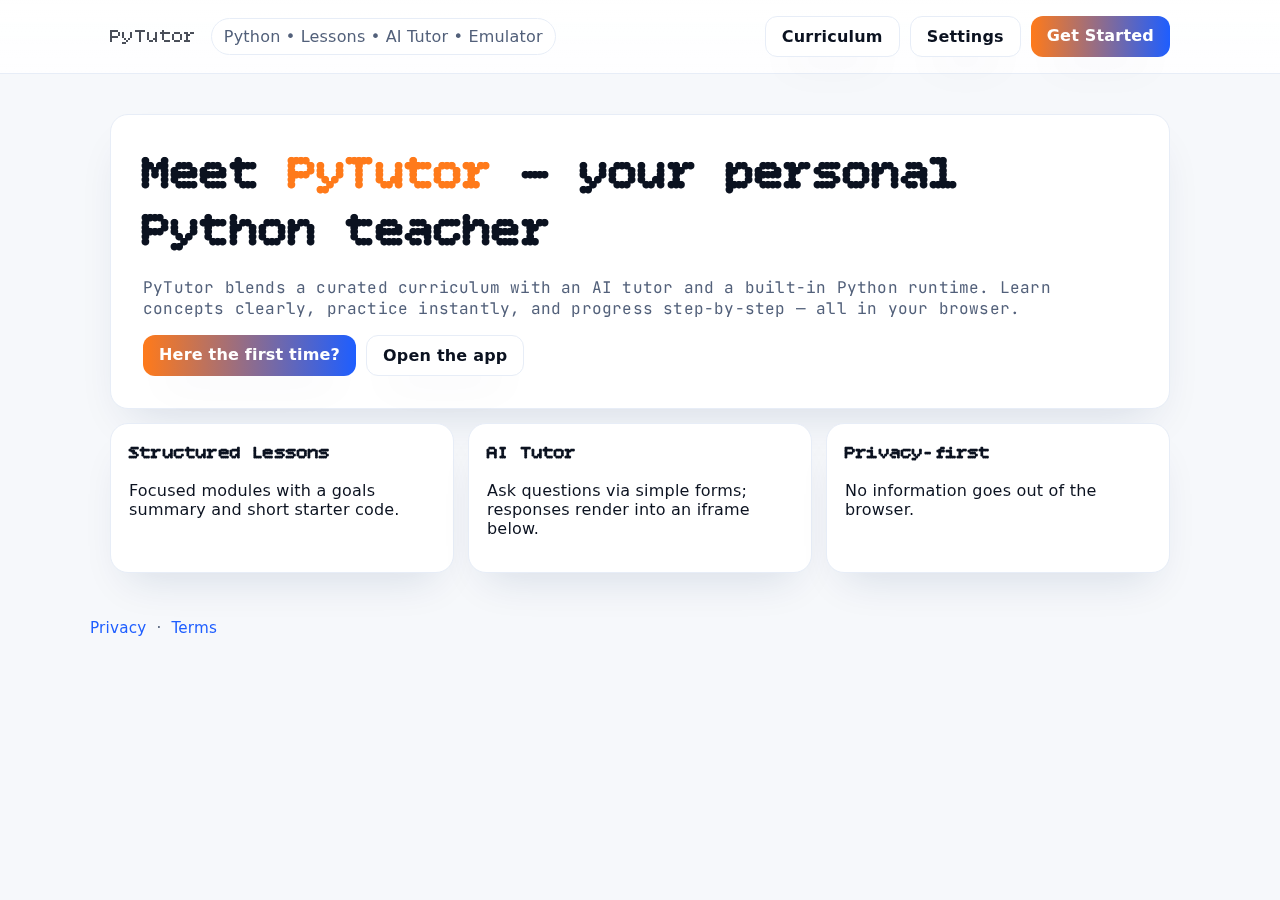
<file: index.html>
<!DOCTYPE html><html lang="en"><head>
<meta charset="utf-8"><meta name="viewport" content="width=device-width,initial-scale=1">
<title>PyTutor · Learn Python with AI</title>
<link rel="stylesheet" href="/assets/css/styles.css">
<meta name="description" content="PyTutor — AI-powered Python lessons.">
</head><body>
<header class="header">
  <div class="wrap row">
    <a class="brand" href="/"><span class="title">PyTutor</span></a>
    <span class="pill">Python • Lessons • AI Tutor • Emulator </span>
    <div style="margin-left:auto" class="inline">
      <a class="btn ghost" href="/curriculum">Curriculum</a>
      <a class="btn ghost" href="/settings">Settings</a>
      <a class="btn" href="/onboarding">Get Started</a>
    </div>
  </div>
</header>

<main class="hero">
  <div class="card pad-lg">
    <h1>Meet <span style="color:var(--brand)">PyTutor</span> — your personal Python teacher</h1>
    <p class="mono" style="color:var(--muted)">PyTutor blends a curated curriculum with an AI tutor and a built‑in Python runtime. Learn concepts clearly, practice instantly, and progress step‑by‑step — all in your browser.</p>
    <div class="inline" style="margin-top:12px">
      <a class="btn" href="/onboarding">Here the first time?</a>
      <a class="btn ghost" href="/app">Open the app</a>
    </div>
  </div>

  <div class="grid-3" style="margin-top:14px">
    <div class="card"><h3>Structured Lessons</h3><p>Focused modules with a goals summary and short starter code.</p></div>
    <div class="card"><h3>AI Tutor</h3><p>Ask questions via simple forms; responses render into an iframe below.</p></div>
    <div class="card"><h3>Privacy-first</h3><p>No information goes out of the browser.</p></div>
  </div>
</main>

<footer class="wrap footer">
  <div class="inline"><a href="/privacy">Privacy</a><span>·</span><a href="/terms">Terms</a></div>
</footer>
</body></html>
</file>
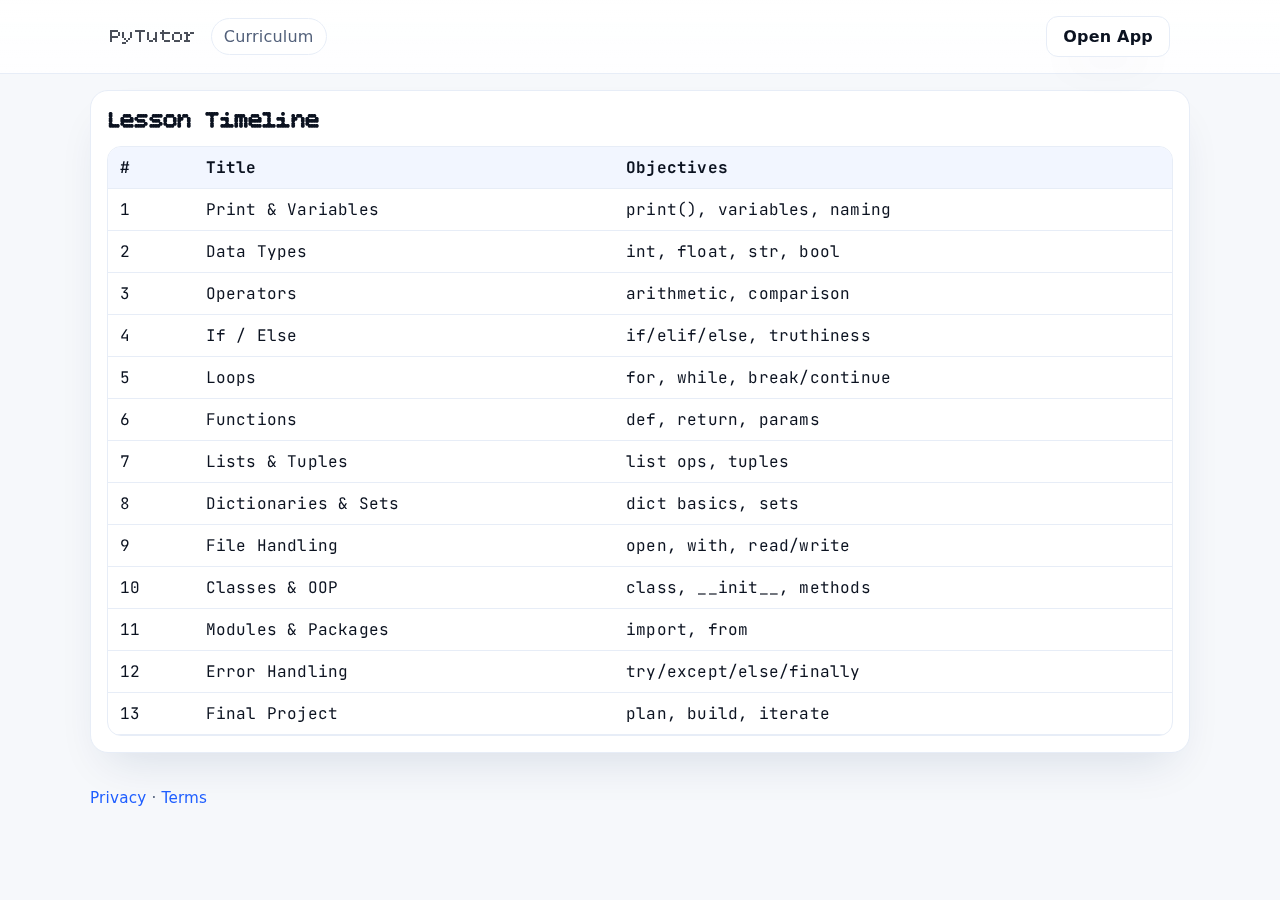
<file: pages/curriculum.html>
<!DOCTYPE html><html lang="en"><head>
<meta charset="utf-8"><meta name="viewport" content="width=device-width,initial-scale=1">
<title>Curriculum · PyTutor</title>
<link rel="stylesheet" href="/assets/css/styles.css">
<link rel="preconnect" href="https://fonts.googleapis.com"><link rel="preconnect" href="https://fonts.gstatic.com" crossorigin>
<link href="https://fonts.googleapis.com/css2?family=Bitcount+Grid+Single:wght@400;700&family=JetBrains+Mono:wght@400;600;700&display=swap" rel="stylesheet">
</head><body>
<header class="header"><div class="wrap row">
  <a class="brand" href="/"><span class="title">PyTutor</span></a>
  <span class="pill">Curriculum</span>
  <div style="margin-left:auto" class="inline">
    <a class="btn ghost" href="/app">Open App</a>
  </div>
</div></header>

<main class="wrap panel section" style="margin-top:16px">
  <h2>Lesson Timeline</h2>
  <table class="table mono">
    <thead><tr><th>#</th><th>Title</th><th>Objectives</th></tr></thead>
    <tbody>
      <tr><td>1</td><td>Print & Variables</td><td>print(), variables, naming</td></tr>
      <tr><td>2</td><td>Data Types</td><td>int, float, str, bool</td></tr>
      <tr><td>3</td><td>Operators</td><td>arithmetic, comparison</td></tr>
      <tr><td>4</td><td>If / Else</td><td>if/elif/else, truthiness</td></tr>
      <tr><td>5</td><td>Loops</td><td>for, while, break/continue</td></tr>
      <tr><td>6</td><td>Functions</td><td>def, return, params</td></tr>
      <tr><td>7</td><td>Lists & Tuples</td><td>list ops, tuples</td></tr>
      <tr><td>8</td><td>Dictionaries & Sets</td><td>dict basics, sets</td></tr>
      <tr><td>9</td><td>File Handling</td><td>open, with, read/write</td></tr>
      <tr><td>10</td><td>Classes & OOP</td><td>class, __init__, methods</td></tr>
      <tr><td>11</td><td>Modules & Packages</td><td>import, from</td></tr>
      <tr><td>12</td><td>Error Handling</td><td>try/except/else/finally</td></tr>
      <tr><td>13</td><td>Final Project</td><td>plan, build, iterate</td></tr>
    </tbody>
  </table>
</main>

<footer class="wrap footer"><a href="/privacy">Privacy</a> · <a href="/terms">Terms</a></footer>
</body></html>
</file>
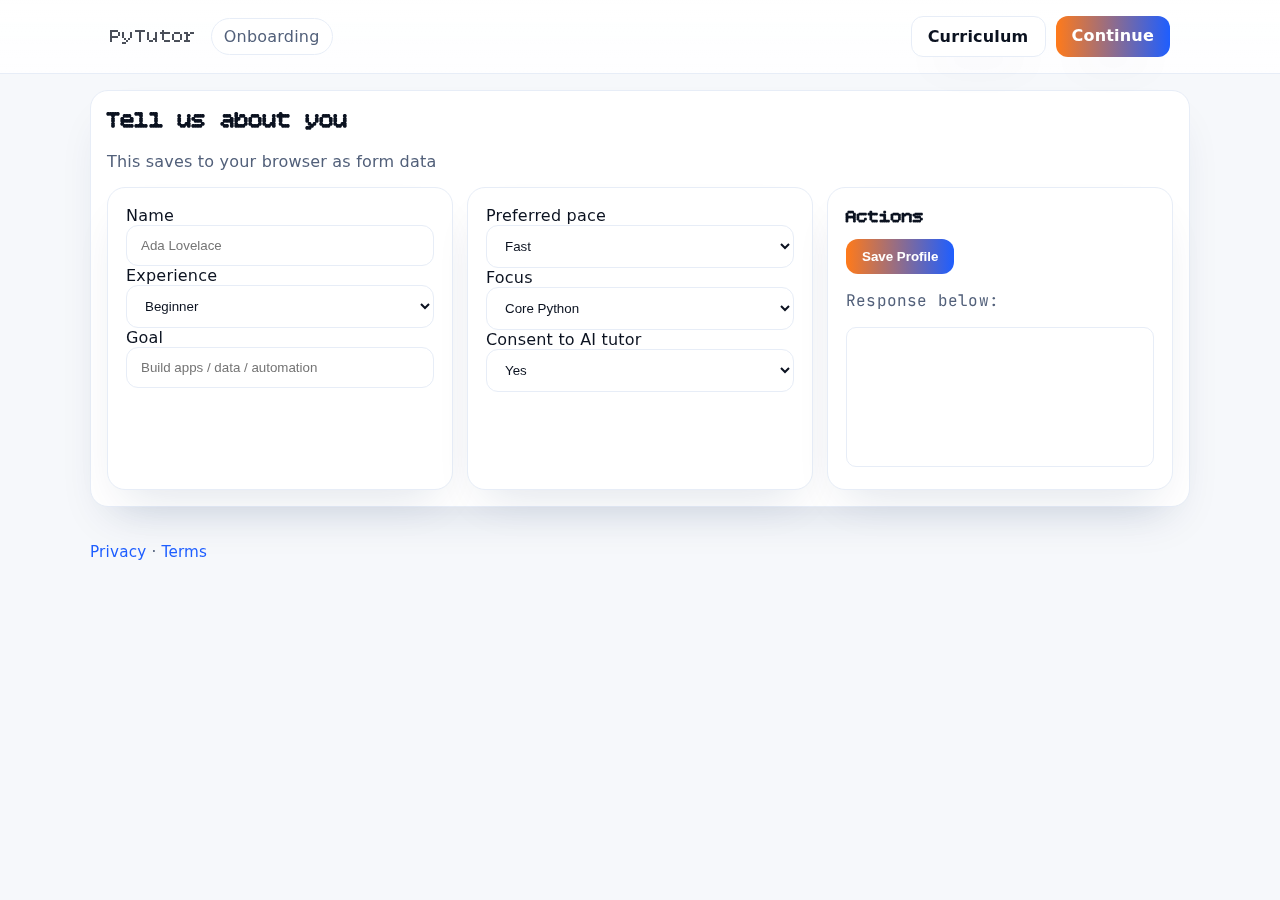
<file: pages/onboarding.html>
<!DOCTYPE html><html lang="en"><head>
<meta charset="utf-8"><meta name="viewport" content="width=device-width,initial-scale=1">
<title>Onboarding · PyTutor</title>
<link rel="stylesheet" href="/assets/css/styles.css">
</head><body>
<header class="header"><div class="wrap row">
  <a class="brand" href="/"><span class="title">PyTutor</span></a>
  <span class="pill">Onboarding</span>
  <div style="margin-left:auto" class="inline">
    <a class="btn ghost" href="/curriculum">Curriculum</a>
    <a class="btn" href="/app">Continue</a>
  </div>
</div></header>

<main class="wrap panel section" style="margin-top:16px">
  <h2>Tell us about you</h2>
  <p style="color:var(--muted)">This saves to your browser as form data</p>
  <form class="form" action="/.netlify/functions/proxy?action=save-profile" method="post" target="saveFrame">
    <div class="grid-3">
      <div class="card">
        <label>Name</label>
        <input class="input" name="name" placeholder="Ada Lovelace">
        <label>Experience</label>
        <select class="input" name="level">
          <option>Beginner</option><option>Intermediate</option><option>Advanced</option>
        </select>
        <label>Goal</label>
        <input class="input" name="goal" placeholder="Build apps / data / automation">
      </div>
      <div class="card">
        <label>Preferred pace</label>
        <select class="input" name="pace">
          <option>Fast</option><option>Steady</option><option>Gentle</option>
        </select>
        <label>Focus</label>
        <select class="input" name="focus">
          <option>Core Python</option><option>Data</option><option>Automation</option><option>OOP</option>
        </select>
        <label>Consent to AI tutor</label>
        <select class="input" name="consent"><option>Yes</option><option>No</option></select>
      </div>
      <div class="card">
        <h3>Actions</h3>
        <button class="btn" type="submit">Save Profile</button>
        <p class="mono" style="color:var(--muted)">Response below:</p>
        <iframe name="saveFrame" title="Save Response" style="width:100%;height:140px;border:1px solid var(--border);border-radius:10px;background:#fff"></iframe>
      </div>
    </div>
  </form>
</main>

<footer class="wrap footer"><a href="/privacy">Privacy</a> · <a href="/terms">Terms</a></footer>
</body></html>
</file>
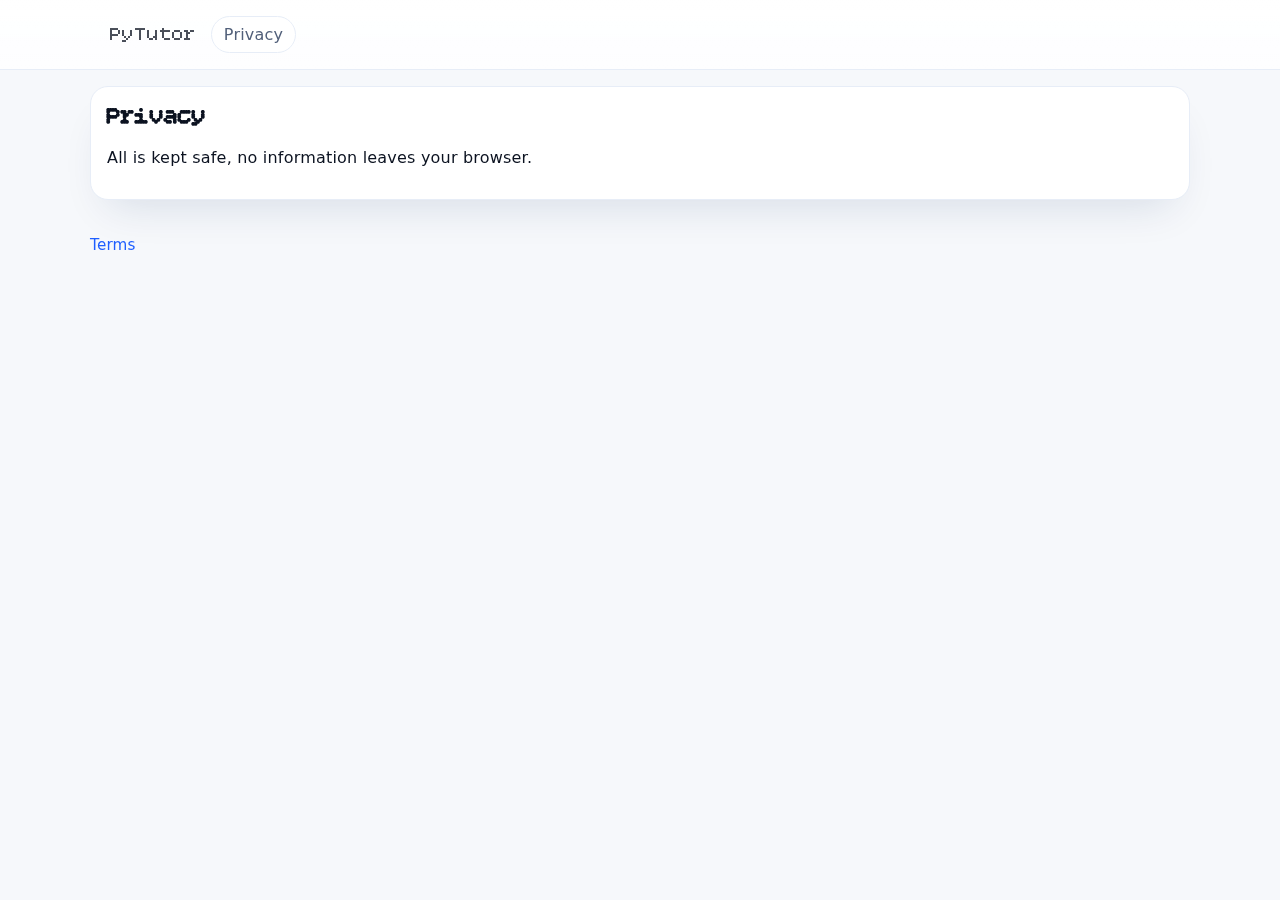
<file: pages/privacy.html>
<!DOCTYPE html><html lang="en"><head>
<meta charset="utf-8"><meta name="viewport" content="width=device-width,initial-scale=1">
<title>Privacy · PyTutor</title>
<link rel="stylesheet" href="/assets/css/styles.css">
<link rel="preconnect" href="https://fonts.googleapis.com"><link rel="preconnect" href="https://fonts.gstatic.com" crossorigin>
<link href="https://fonts.googleapis.com/css2?family=Bitcount+Grid+Single:wght@400;700&family=JetBrains+Mono:wght@400;600;700&display=swap" rel="stylesheet">
</head><body>
<header class="header"><div class="wrap row">
  <a class="brand" href="/"><span class="title">PyTutor</span></a><span class="pill">Privacy</span>
</div></header>
<main class="wrap panel section" style="margin-top:16px">
  <h2>Privacy</h2>
  <p>All is kept safe, no information leaves your browser.</p>
</main>
<footer class="wrap footer"><a href="/terms">Terms</a></footer>
</body></html>
</file>
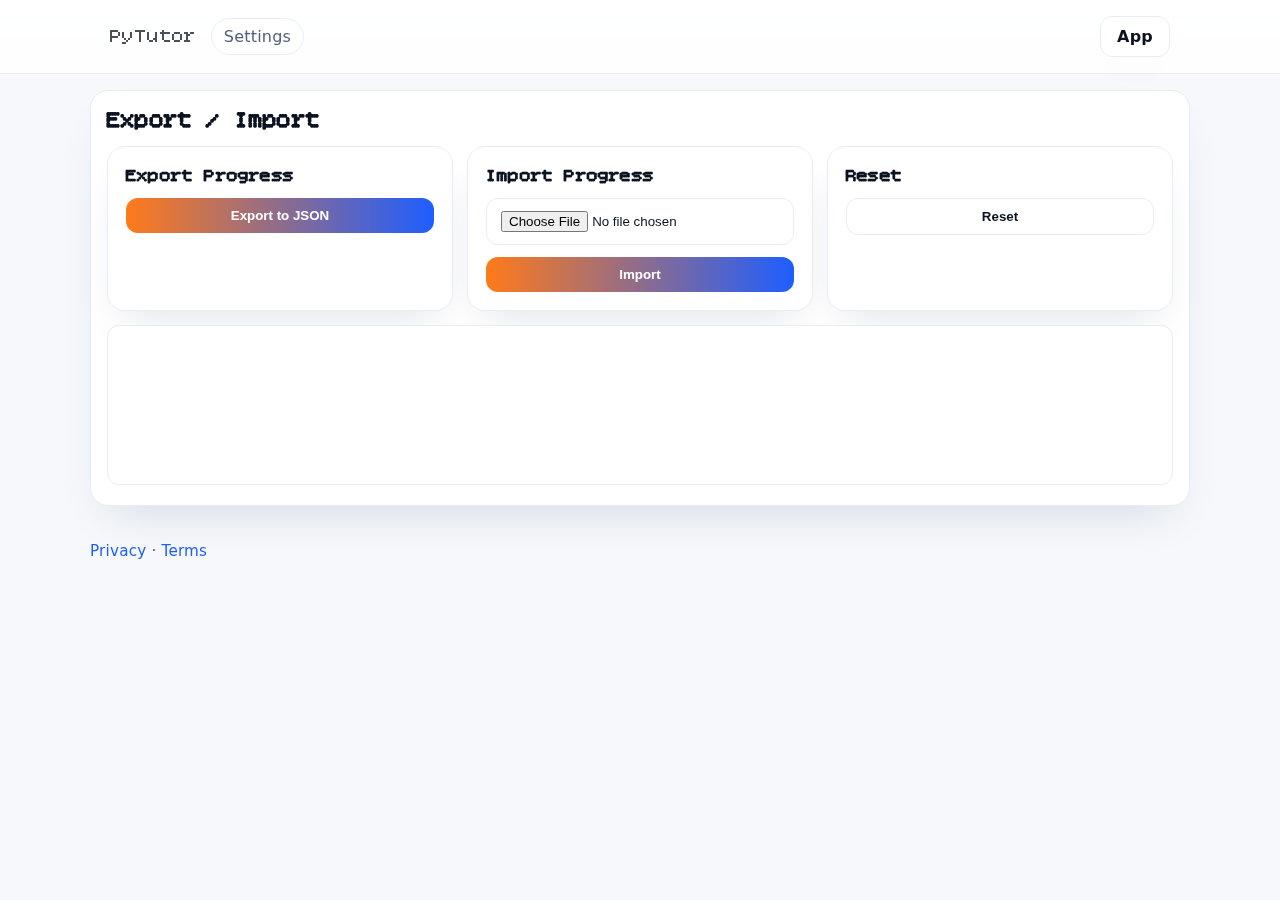
<file: pages/settings.html>
<!DOCTYPE html><html lang="en"><head>
<meta charset="utf-8"><meta name="viewport" content="width=device-width,initial-scale=1">
<title>Settings · PyTutor</title>
<link rel="stylesheet" href="/assets/css/styles.css">
<link rel="preconnect" href="https://fonts.googleapis.com"><link rel="preconnect" href="https://fonts.gstatic.com" crossorigin>
<link href="https://fonts.googleapis.com/css2?family=Bitcount+Grid+Single:wght@400;700&family=JetBrains+Mono:wght@400;600;700&display=swap" rel="stylesheet">
</head><body>
<header class="header"><div class="wrap row">
  <a class="brand" href="/"><span class="title">PyTutor</span></a>
  <span class="pill">Settings</span>
  <div style="margin-left:auto" class="inline">
    <a class="btn ghost" href="/app">App</a>
  </div>
</div></header>

<main class="wrap panel section" style="margin-top:16px">
  <h2>Export / Import</h2>
  <div class="grid-3">
    <div class="card">
      <h3>Export Progress</h3>
      <form class="form" action="/.netlify/functions/proxy?action=export-progress" method="post" target="setFrame">
        <button class="btn" type="submit">Export to JSON</button>
      </form>
    </div>
    <div class="card">
      <h3>Import Progress</h3>
      <form class="form" action="/.netlify/functions/proxy?action=import-progress" method="post" enctype="multipart/form-data" target="setFrame">
        <input class="input" type="file" name="file">
        <button class="btn" type="submit">Import</button>
      </form>
    </div>
    <div class="card">
      <h3>Reset</h3>
      <form class="form" action="/.netlify/functions/proxy?action=reset-progress" method="post" target="setFrame">
        <button class="btn ghost" type="submit">Reset</button>
      </form>
    </div>
  </div>
  <iframe name="setFrame" title="Settings" style="width:100%;height:160px;border:1px solid var(--border);border-radius:12px;background:#fff;margin-top:14px"></iframe>
</main>

<footer class="wrap footer"><a href="/privacy">Privacy</a> · <a href="/terms">Terms</a></footer>
</body></html>
</file>
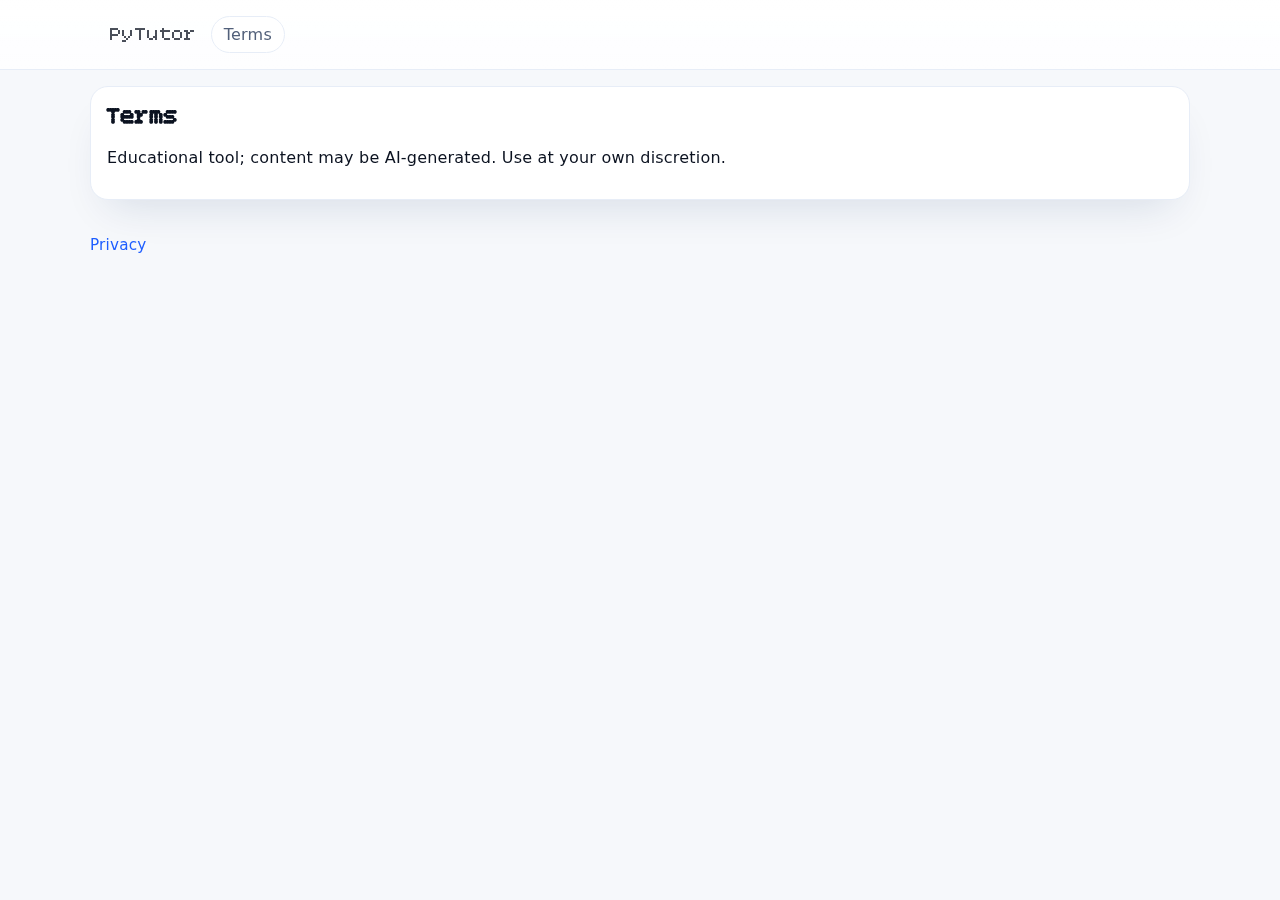
<file: pages/terms.html>
<!DOCTYPE html><html lang="en"><head>
<meta charset="utf-8"><meta name="viewport" content="width=device-width,initial-scale=1">
<title>Terms · PyTutor</title>
<link rel="stylesheet" href="/assets/css/styles.css">
<link rel="preconnect" href="https://fonts.googleapis.com"><link rel="preconnect" href="https://fonts.gstatic.com" crossorigin>
<link href="https://fonts.googleapis.com/css2?family=Bitcount+Grid+Single:wght@400;700&family=JetBrains+Mono:wght@400;600;700&display=swap" rel="stylesheet">
</head><body>
<header class="header"><div class="wrap row">
  <a class="brand" href="/"><span class="title">PyTutor</span></a><span class="pill">Terms</span>
</div></header>
<main class="wrap panel section" style="margin-top:16px">
  <h2>Terms</h2>
  <p>Educational tool; content may be AI-generated. Use at your own discretion.</p>
</main>
<footer class="wrap footer"><a href="/privacy">Privacy</a></footer>
</body></html>
</file>
<file: assets/css/styles.css>
/* Google Fonts: Bitcount Grid Single + JetBrains Mono */
@import url('https://fonts.googleapis.com/css2?family=Bitcount+Grid+Single:wght@300;400&family=JetBrains+Mono:wght@400;600;700&display=swap');

:root{
  --bg:#f6f8fb; --panel:#fff; --text:#0b1220; --muted:#52607a;
  --brand:#ff7a1a; --accent:#1e5eff; --border:#e7edf7; --ok:#19a974; --danger:#e04f54;
  --radius:18px; --shadow:0 22px 44px -18px rgba(13,40,90,.14);
}

*{box-sizing:border-box}
html,body{height:100%}
body{
  margin:0; background:var(--bg); color:var(--text);
  font-family: system-ui, -apple-system, Segoe UI, Roboto, "Helvetica Neue", Arial;
  letter-spacing:.2px;
}
a{color:var(--accent); text-decoration:none}
a:hover{text-decoration:underline}

.header{position:sticky; top:0; z-index:40; backdrop-filter:saturate(120%) blur(8px);
  background:linear-gradient(180deg, rgba(255,255,255,.94), rgba(255,255,255,.82));
  border-bottom:1px solid var(--border);
}
.wrap{max-width:1100px; margin-inline:auto; padding:16px 20px}
.row{display:flex; align-items:center; gap:14px; flex-wrap:wrap}
.brand{display:flex; align-items:center; gap:10px; text-decoration:none; color:var(--text)}
.title{font-family:"Bitcount Grid Single", system-ui; font-weight:400; letter-spacing:.4px; font-size:1.25rem}
.pill{padding:8px 12px; border:1px solid var(--border); border-radius:999px; color:var(--muted); background:#fff; display:inline-flex; gap:8px; align-items:center}

.btn{border:none; padding:10px 16px; border-radius:12px; font-weight:700; cursor:pointer; color:#fff; background:linear-gradient(90deg,var(--brand), var(--accent)); box-shadow:var(--shadow)}
.btn.ghost{background:#fff; color:var(--text); border:1px solid var(--border)}

.hero{max-width:1100px; margin:40px auto 10px; padding:0 20px}
.card{border:1px solid var(--border); border-radius:18px; background:#fff; box-shadow:var(--shadow); padding:18px}
.card.pad-lg{padding:32px}

.grid-3{display:grid; grid-template-columns:repeat(3,1fr); gap:14px}
@media (max-width:980px){ .grid-3{grid-template-columns:1fr} }

.panel{background:#fff; border:1px solid var(--border); border-radius:var(--radius); box-shadow:var(--shadow)}
.section{padding:16px}

h1,h2,h3,h4{margin:0 0 10px}
h1{font-family:"Bitcount Grid Single", system-ui; font-size:clamp(32px,4vw,48px)}
h2,h3{font-family:"Bitcount Grid Single", system-ui}
code, pre, .mono{font-family:"JetBrains Mono", ui-monospace, SFMono-Regular, Menlo, Monaco, Consolas, "Courier New"}

.form{display:grid; gap:12px}
.input, textarea, select{
  width:100%; padding:12px 14px; border-radius:12px; border:1px solid var(--border); background:#fff; color:var(--text);
}
textarea{min-height:140px}
.inline{display:flex; gap:10px; flex-wrap:wrap}
.badge{border:1px solid var(--border); border-radius:999px; padding:6px 10px; color:#0b2f6b; background:#fff; font-size:.9rem}

.table{width:100%; border-collapse:separate; border-spacing:0; overflow:hidden; border-radius:14px; border:1px solid var(--border)}
.table th,.table td{padding:10px 12px; border-bottom:1px solid var(--border)}
.table th{background:#f2f6ff; text-align:left; font-weight:700}

.footer{padding:36px 0; color:var(--muted); font-size:.95rem}
hr{border:0; border-top:1px solid var(--border); margin:16px 0}
</file>
